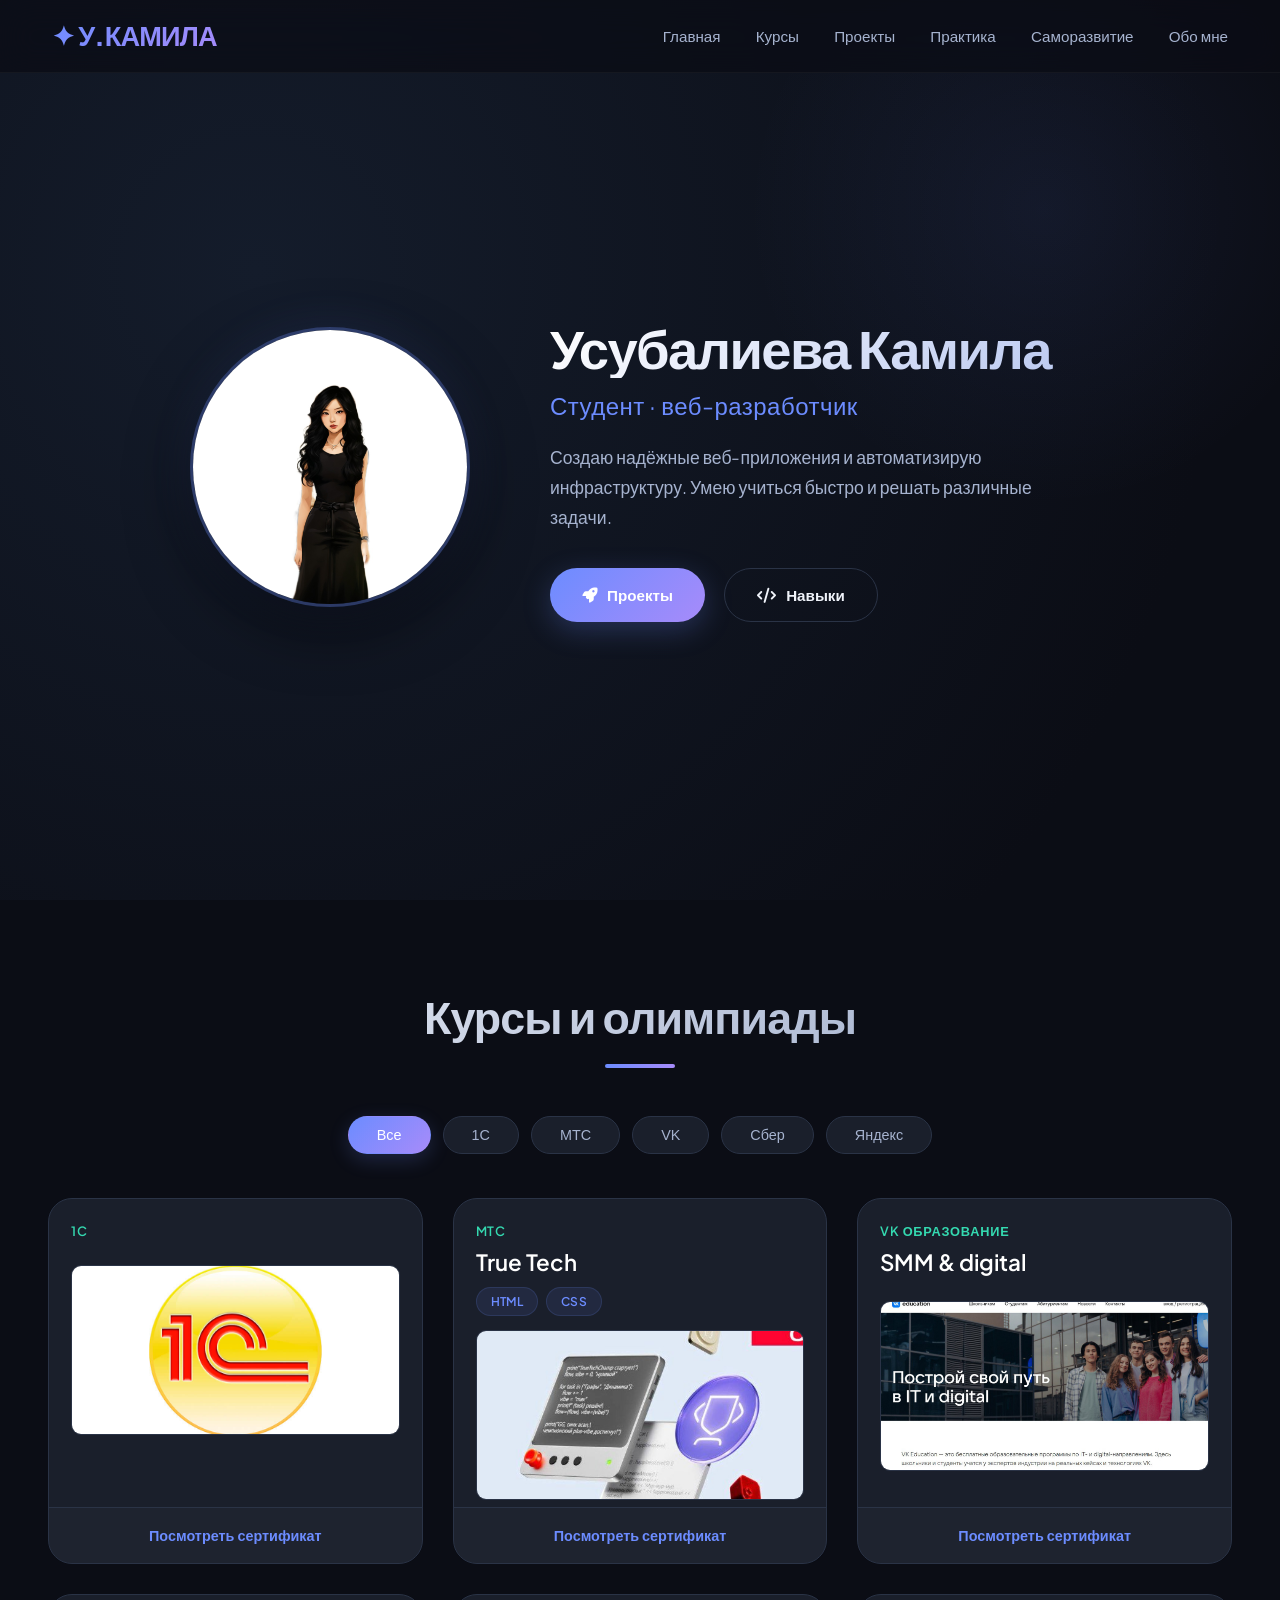
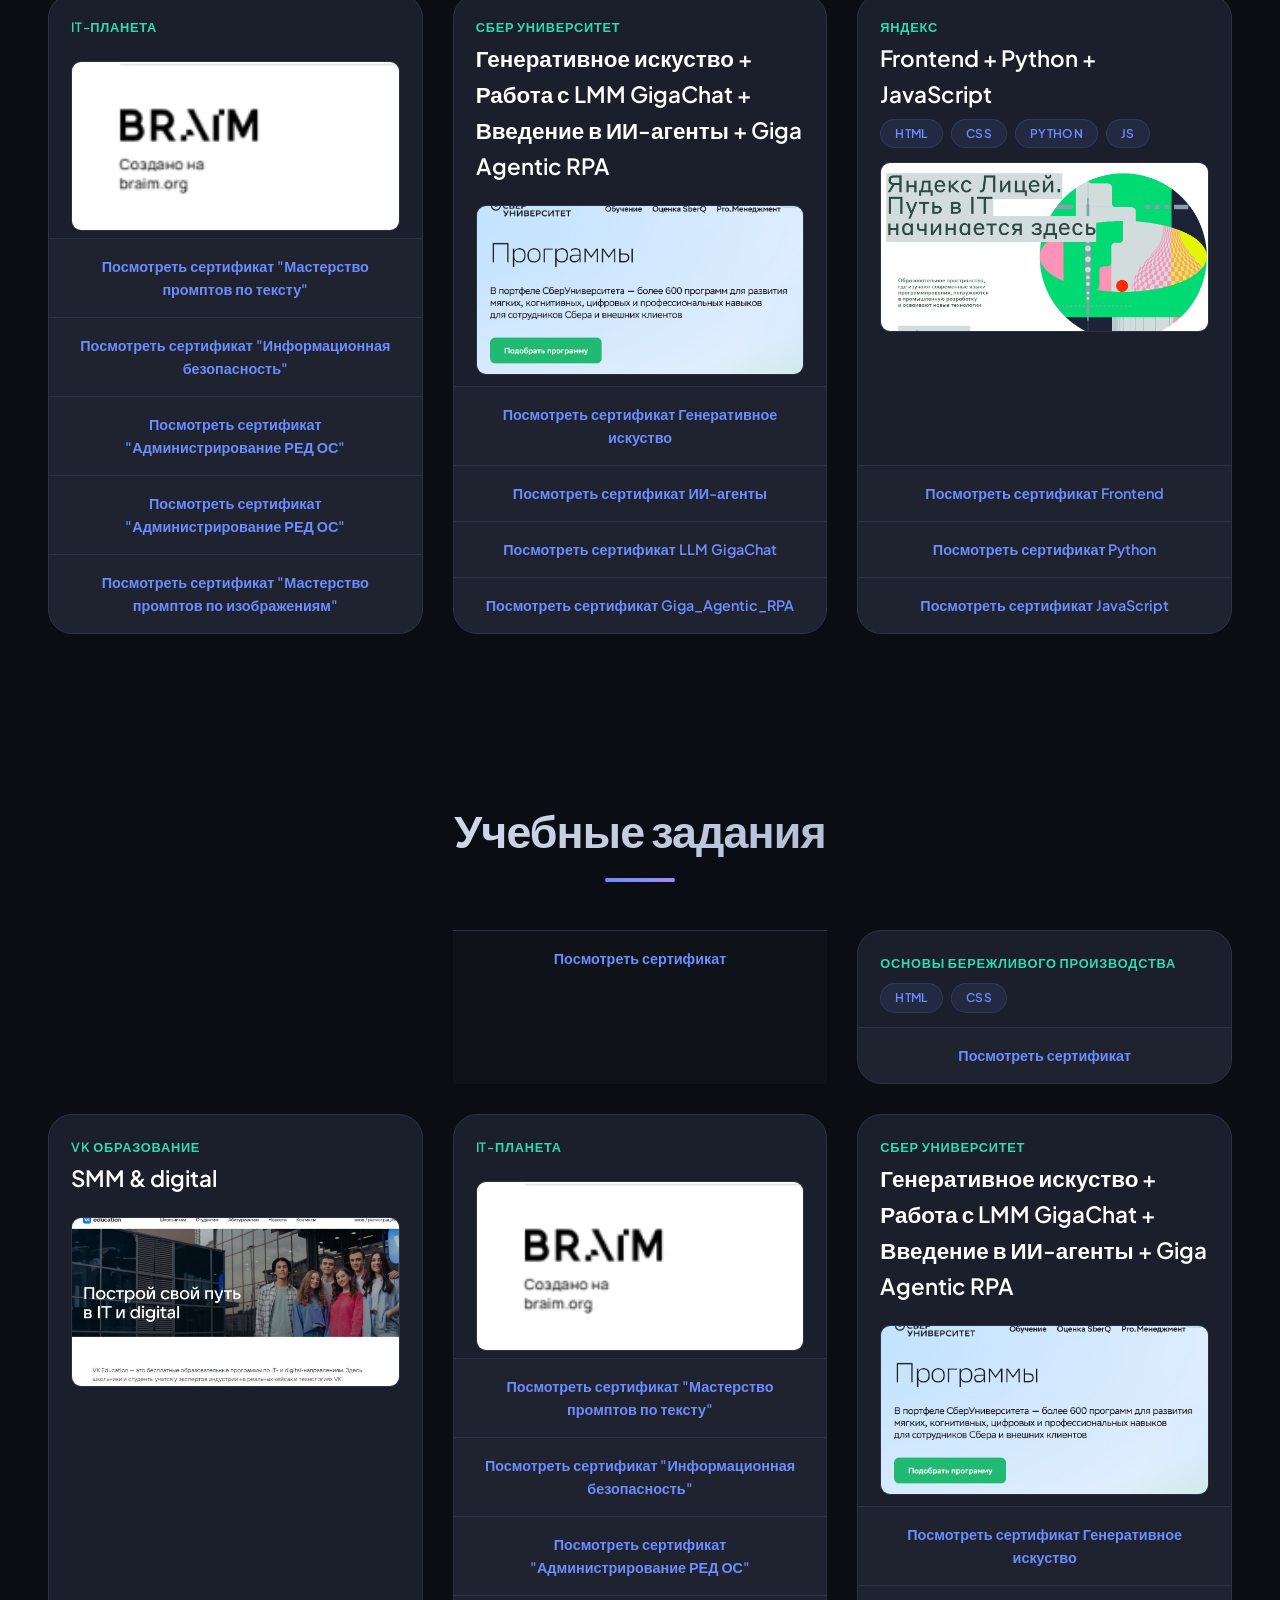
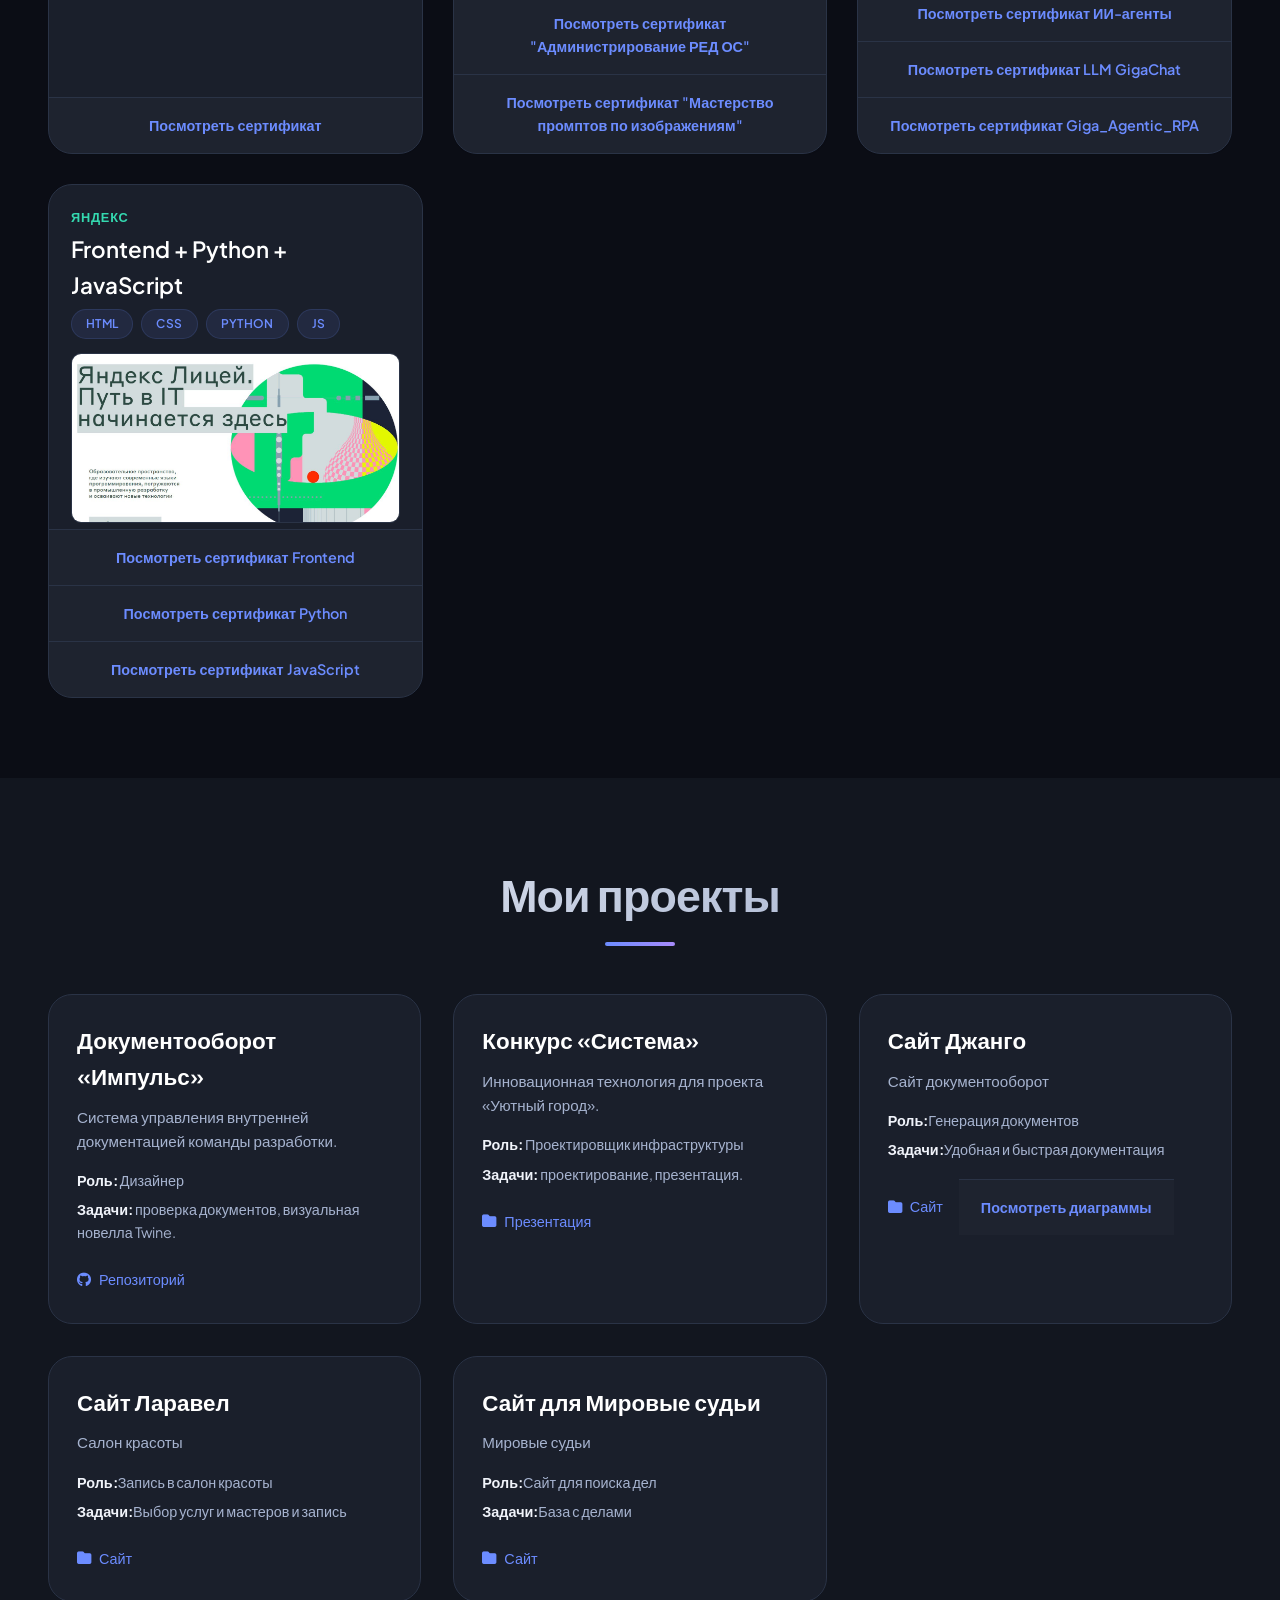
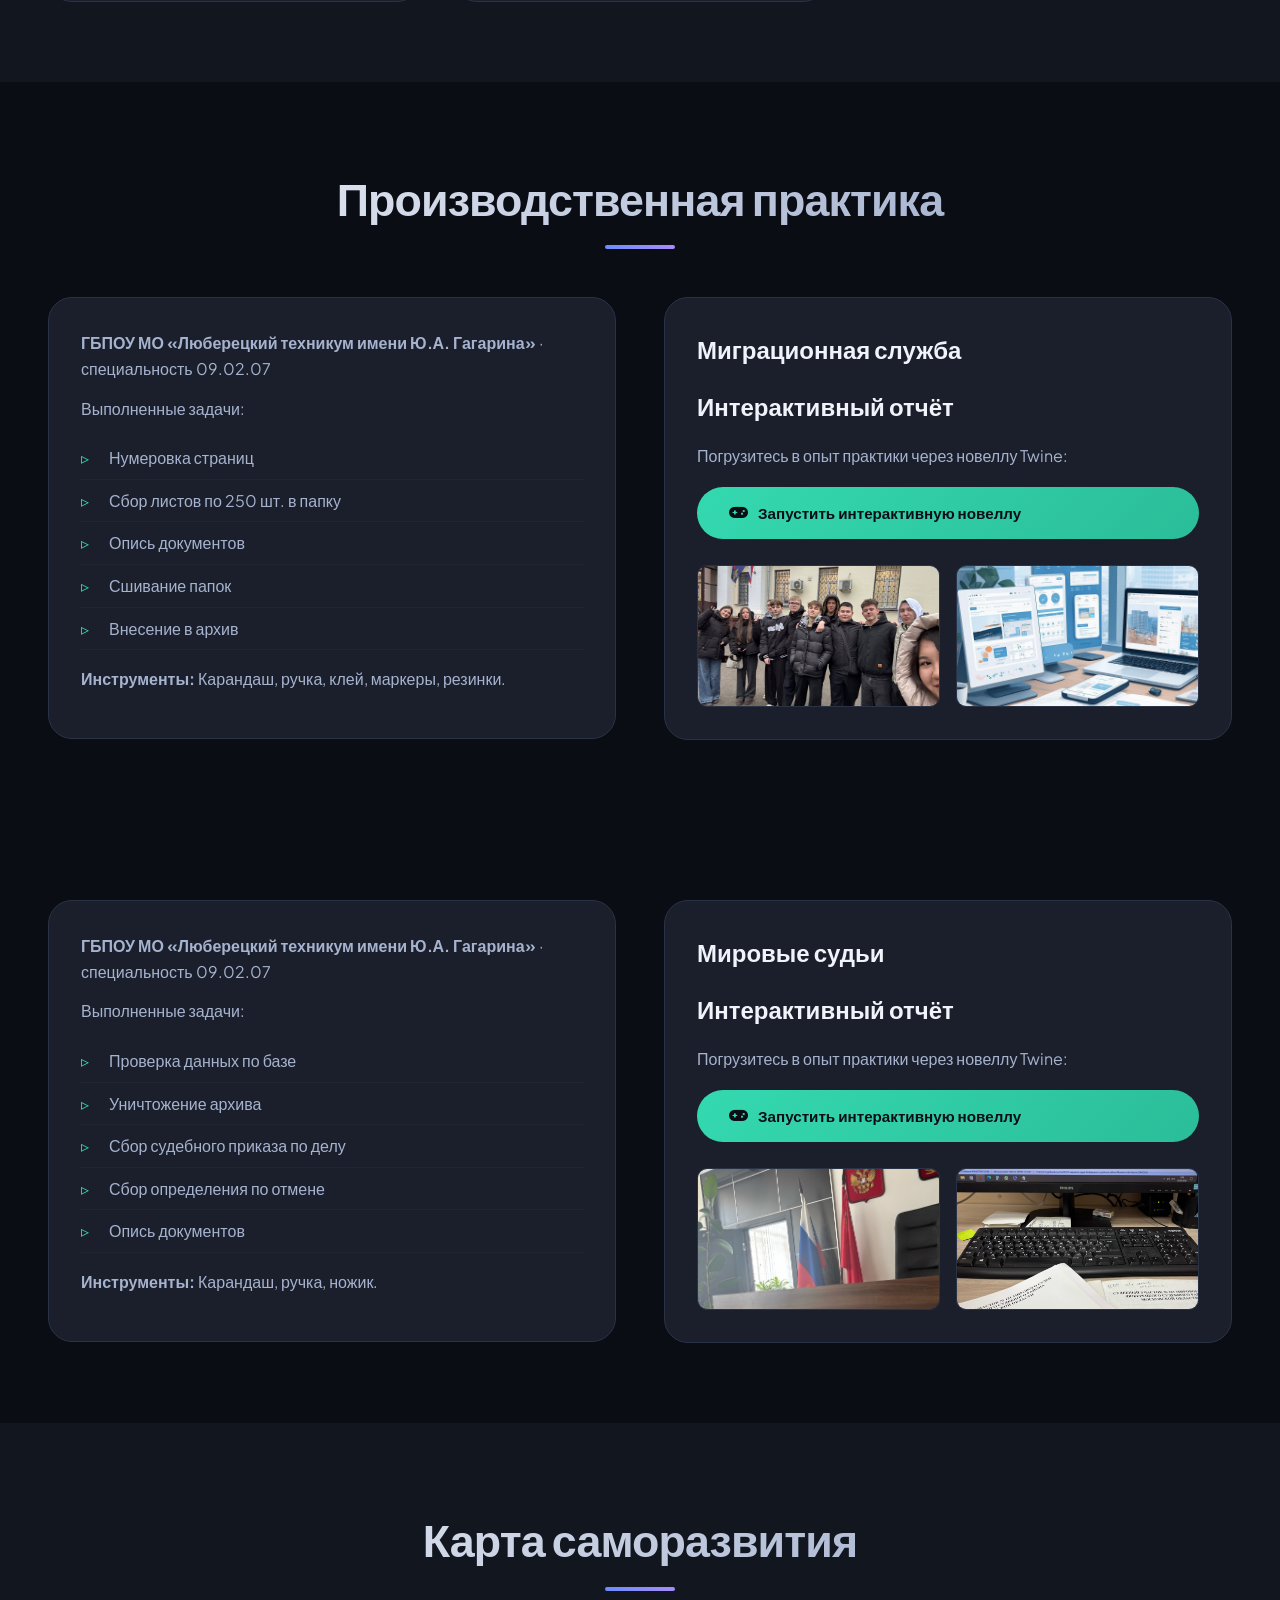
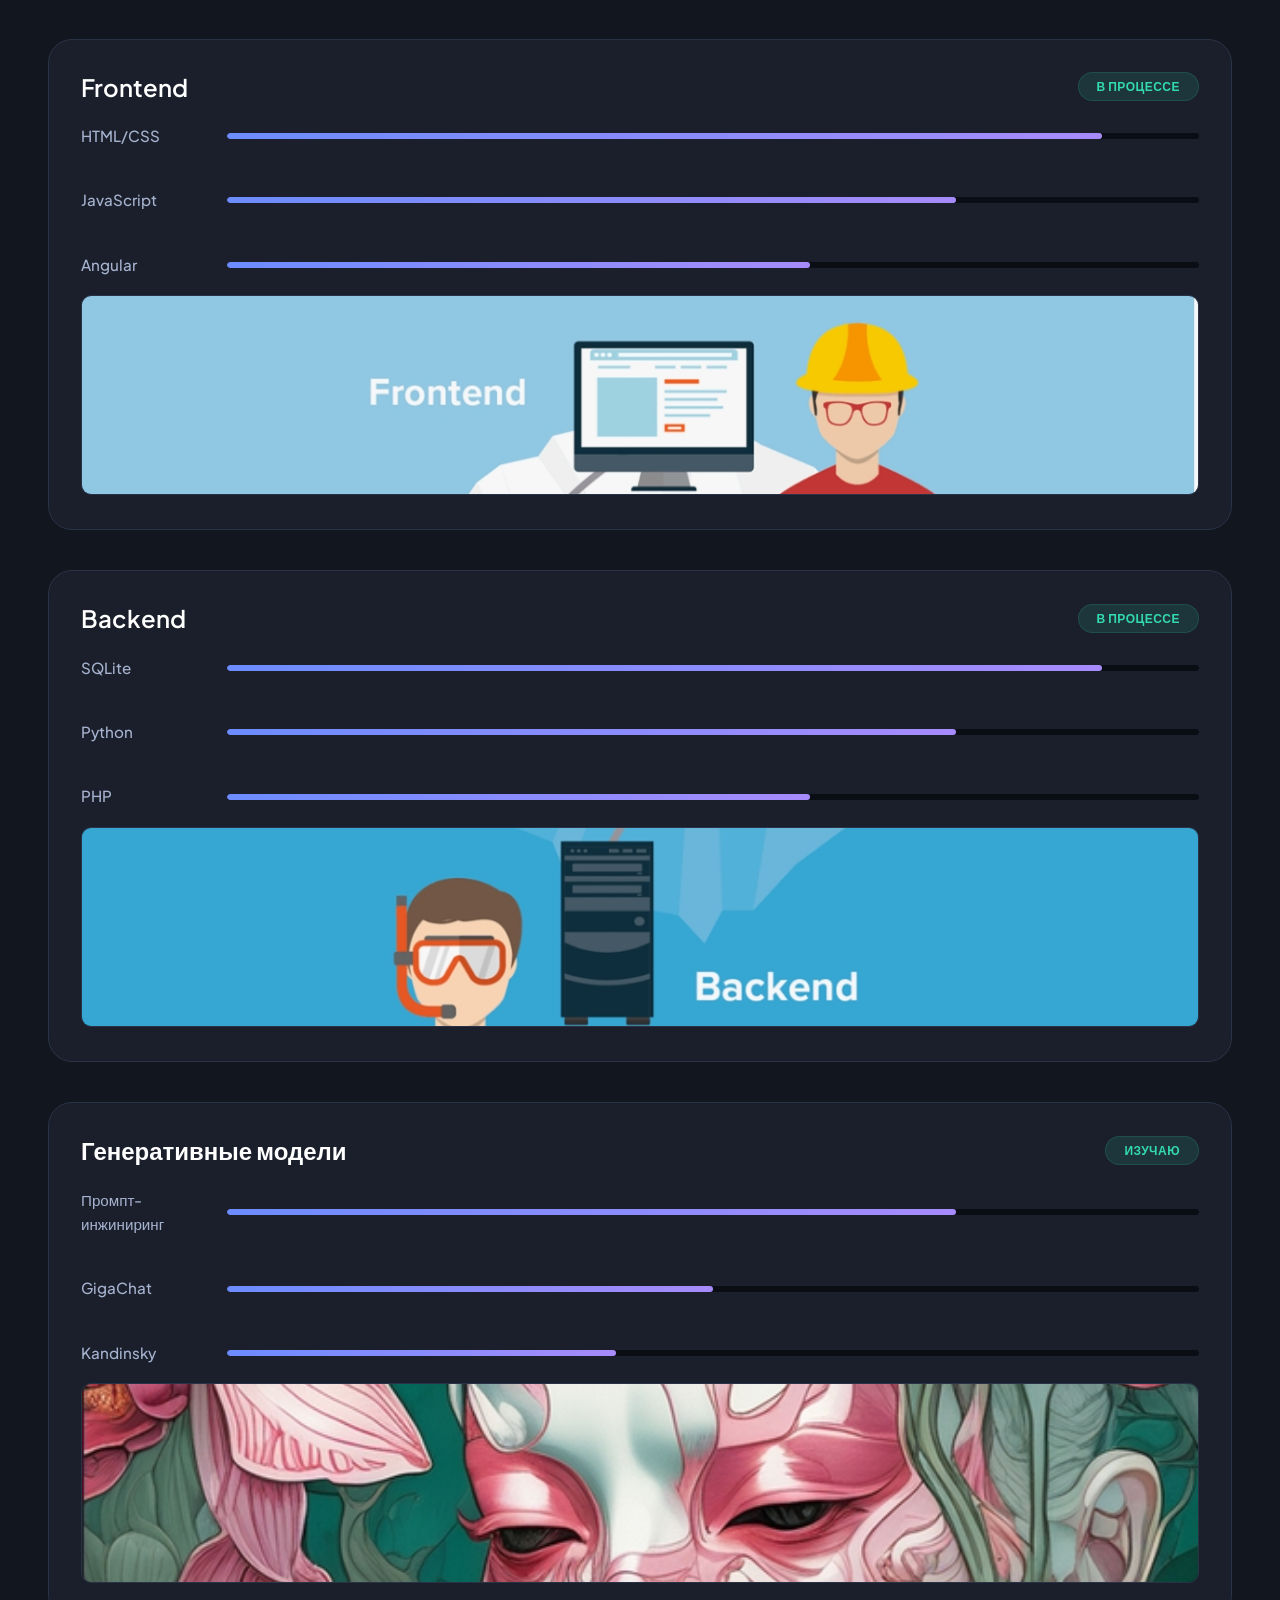
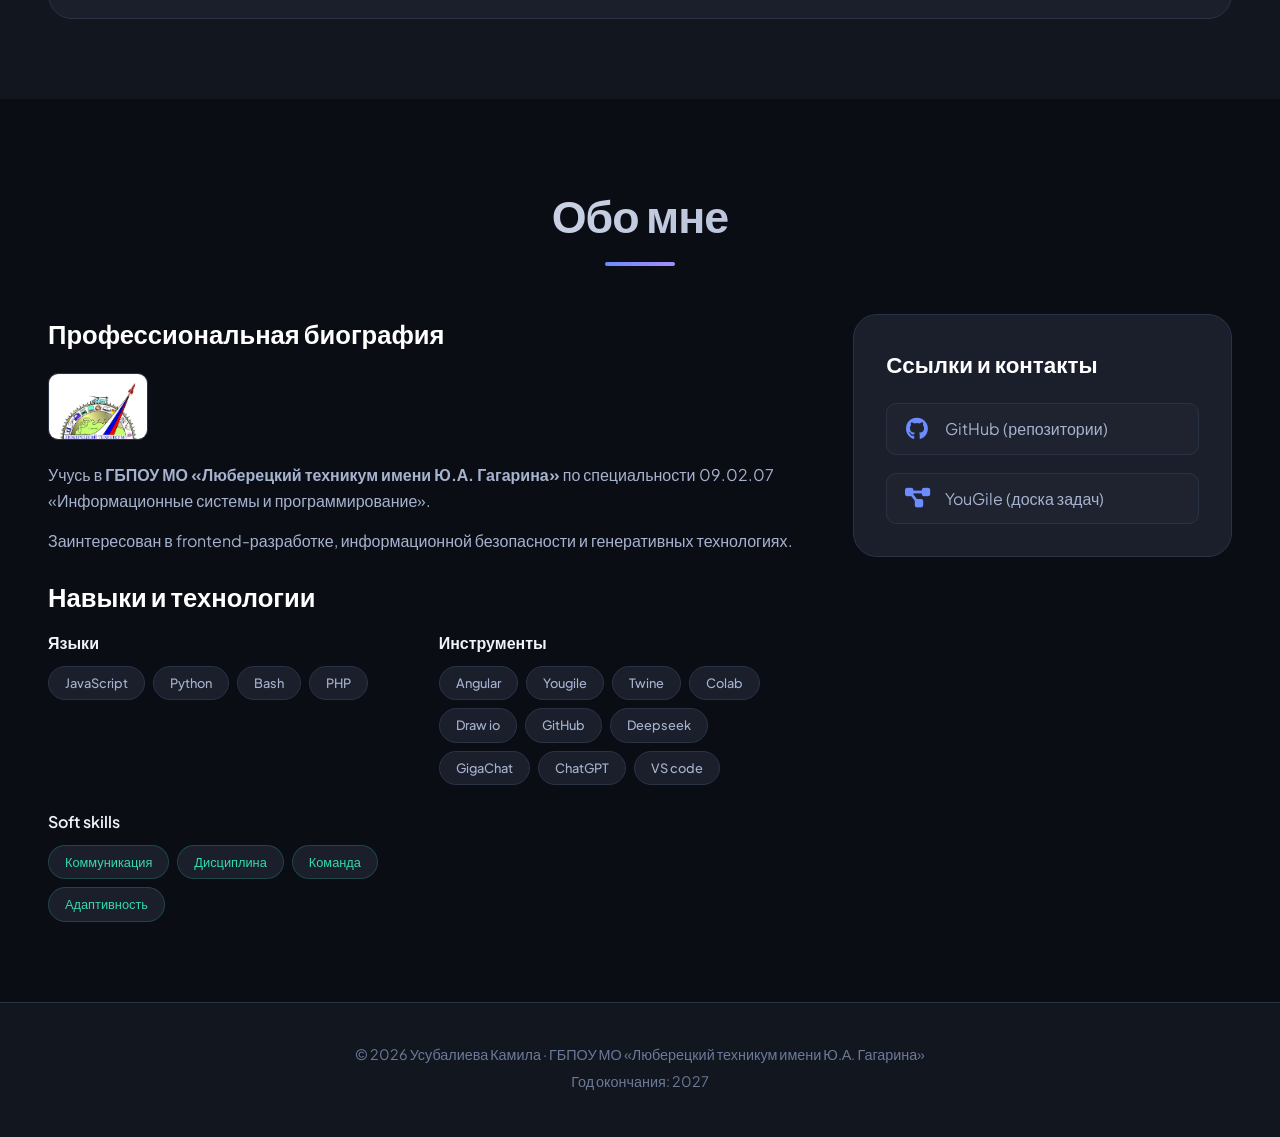
<file: index.html>
<!DOCTYPE html>
<html lang="ru">
<head>
    <meta charset="UTF-8">
    <meta name="viewport" content="width=device-width, initial-scale=1.0">
    <title>Камила Усубалиева · dev portfolio</title>
    <link rel="stylesheet" href="style.css">
    <link rel="stylesheet" href="https://cdnjs.cloudflare.com/ajax/libs/font-awesome/6.4.0/css/all.min.css">
    <link rel="preconnect" href="https://fonts.googleapis.com">
    <link rel="preconnect" href="https://fonts.gstatic.com" crossorigin>
    <link href="https://fonts.googleapis.com/css2?family=Plus+Jakarta+Sans:wght@300;400;500;600;700;800&display=swap" rel="stylesheet">
</head>
<body>

    <!-- NAVBAR -->
    <nav class="navbar">
        <div class="nav-container">
            <a href="#home" class="nav-logo">✦ У.КАМИЛА</a>
            <div class="nav-menu" id="navMenu">
                <a href="#home" class="nav-link">Главная</a>
                <a href="#courses" class="nav-link">Курсы</a>
                <a href="#projects" class="nav-link">Проекты</a>
                <a href="#practice" class="nav-link">Практика</a>
                <a href="#selfdev" class="nav-link">Саморазвитие</a>
                <a href="#about" class="nav-link">Обо мне</a>
            </div>
            <button class="nav-toggle" id="navToggle">
                <i class="fas fa-bars"></i>
            </button>
        </div>
    </nav>

    <!-- HERO -->
    <header id="home" class="hero">
        <div class="container hero-container">
            <div class="hero-image">
                <img src="images/avatar.jpg" alt="Камила Усубалиева" class="profile-photo">
            </div>
            <div class="hero-content">
                <h1 class="hero-name">Усубалиева Камила</h1>
                <h2 class="hero-title">Студент · веб-разработчик</h2>
                <p class="hero-pitch">Создаю надёжные веб-приложения и автоматизирую инфраструктуру. Умею учиться быстро и решать различные задачи.</p>
                <div class="hero-actions">
                    <a href="#projects" class="btn btn-primary"><i class="fas fa-rocket"></i> Проекты</a>
                    <a href="#skills" class="btn btn-secondary"><i class="fas fa-code"></i> Навыки</a>
                </div>
            </div>
        </div>
    </header>

    <main>
        <!-- КУРСЫ -->
        <section id="courses" class="section">
            <div class="container">
                <h2 class="section-title">Курсы и олимпиады</h2>
                <div class="filter-buttons">
                    <button class="filter-btn active" data-filter="all">Все</button>
                    <button class="filter-btn" data-filter="1C">1C</button>
                    <button class="filter-btn" data-filter="vk">MTC</button>
                    <button class="filter-btn" data-filter="future">VK</button>
                    <button class="filter-btn" data-filter="sber">Сбер</button>
                    <button class="filter-btn" data-filter="yandex">Яндекс</button>
                </div>
                <div class="courses-grid" id="coursesGrid">
                    <!-- карточка 1 (1C) -->
                    <div class="course-card" data-category="1C">
                        <div class="course-header">
                            <div class="course-platform">1C</div>
                            <h3 class="course-title"></h3>
                        </div>
                        <div class="course-skills"></div>
                        <div class="course-certificate">
                            <img src="images/1c.jpg" alt="Сертификат VK" class="certificate-img">
                        </div>
                        <a href="images/c1.jpg" class="course-link">Посмотреть сертификат</a>
                    </div>
                    
                    <!-- карточка 2 (MTC) -->
                    <div class="course-card" data-category="vk">
                        <div class="course-header">
                            <div class="course-platform">MTC</div>
                            <h3 class="course-title">True Tech</h3>
                        </div>
                        <div class="course-skills">
                            <span class="skill-tag">HTML</span>
                            <span class="skill-tag">CSS</span>
                        </div>
                        <div class="course-certificate">
                            <img src="images/mtc.jpg" alt="Сертификат MTC" class="certificate-img">
                        </div>
                        <a href="images/true.jpg" class="course-link">Посмотреть сертификат</a>
                    </div>
                    <!-- карточка 3 (VK) -->
                    <div class="course-card" data-category="future">
                        <div class="course-header">
                            <div class="course-platform">VK Образование</div>
                            <h3 class="course-title">SMM & digital</h3>
                        </div>
                        <div class="course-skills"></div>
                        <div class="course-certificate">
                            <img src="images/wk.jpg" alt="Сертификат VK" class="certificate-img">
                        </div>
                        <a href="images/smm.jpg" class="course-link">Посмотреть сертификат</a>
                    </div>
                    <!-- карточка 4 (IT-Планета) -->
                    <div class="course-card" data-category="1C">
                        <div class="course-header">
                            <div class="course-platform">IT-Планета</div>
                            <h3 class="course-title"></h3>
                        </div>
                        <div class="course-skills"></div>
                        <div class="course-certificate">
                            <img src="images/braim.jpg" alt="Сертификат VK" class="certificate-img">
                        </div>
                        <a href="images/master.jpg" class="course-link">Посмотреть сертификат "Мастерство промптов по тексту"</a>
                        <a href="images/ibez.jpg" class="course-link">Посмотреть сертификат "Информационная безопасность"</a>
                        <a href="images/red1.jpg" class="course-link">Посмотреть сертификат "Администрирование РЕД ОС"</a>
                        <a href="images/red2.jpg" class="course-link">Посмотреть сертификат "Администрирование РЕД ОС"</a>
                        <a href="images/izobra.jpg" class="course-link">Посмотреть сертификат "Мастерство промптов по изображениям"</a>
                    </div>
                    <!-- карточка 5 (Сбер) -->
                    <div class="course-card" data-category="sber">
                        <div class="course-header">
                            <div class="course-platform">Сбер Университет</div>
                            <h3 class="course-title">Генеративное искуство + Работа с LMM GigaChat + Введение в ИИ-агенты + Giga Agentic RPA</h3>
                        </div>
                        <div class="course-skills"></div>
                        <div class="course-certificate">
                            <img src="images/sber.jpg" alt="Сертификат VK" class="certificate-img">
                        </div>
                        <a href="images/gen.png" class="course-link">Посмотреть сертификат Генеративное искуство</a>
                        <a href="images/iia.png" class="course-link">Посмотреть сертификат ИИ-агенты</a>
                        <a href="images/LLM.png" class="course-link">Посмотреть сертификат LLM GigaChat</a>
                        <a href="images/Giga_Agentic_RPA.jpg" class="course-link">Посмотреть сертификат Giga_Agentic_RPA</a>
                    </div>
                    <!-- карточка 6 (Яндекс) -->
                    <div class="course-card" data-category="yandex">
                        <div class="course-header">
                            <div class="course-platform">Яндекс</div>
                            <h3 class="course-title">Frontend + Python + JavaScript</h3>
                        </div>
                        <div class="course-skills">
                            <span class="skill-tag">html</span>
                            <span class="skill-tag">css</span>
                            <span class="skill-tag">python</span>
                            <span class="skill-tag">js</span>
                        </div>
                        <div class="course-certificate">
                            <img src="images/yandex.jpg" alt="Сертификат Яндекс" class="certificate-img">
                        </div>
                        <a href="images/front.jpg" class="course-link">Посмотреть сертификат Frontend</a>
                        <a href="images/python.jpg" class="course-link">Посмотреть сертификат Python</a>
                        <a href="images/js.jpg" class="course-link">Посмотреть сертификат JavaScript</a>
                    </div>
                </div>
            </div>
        </section>
        <!--Задания -->
        <section id="courses" class="section">
            <div class="container">
                <h2 class="section-title">Учебные задания</h2>
            
                <div class="courses-grid" id="coursesGrid">
                    <!-- Численные методы -->
                        <div class="course-skills"></div>
                        <a href="https://drive.google.com/drive/folders/1-8eu3-k9-wqsIekLa9tQi7Gioxajko4i?usp=sharing" class="course-link">Посмотреть сертификат</a>
            
                    
                    <!--Основы бережливого производтства -->
                    <div class="course-card" data-category="vk">
                        <div class="course-header">
                            <div class="course-platform">Основы бережливого производства</div>
                            <h3 class="course-title"></h3>
                        </div>
                        <div class="course-skills">
                            <span class="skill-tag">HTML</span>
                            <span class="skill-tag">CSS</span>
                        </div>
                        <a href="https://docs.google.com/document/d/1b5IhcTLZaQVDLTOJ-OoEpXLN6XZLSdpBCA1tuatYsvo/edit?usp=sharing" class="course-link">Посмотреть сертификат</a>
                    </div>
                    <!-- карточка 3 (VK) -->
                    <div class="course-card" data-category="future">
                        <div class="course-header">
                            <div class="course-platform">VK Образование</div>
                            <h3 class="course-title">SMM & digital</h3>
                        </div>
                        <div class="course-skills"></div>
                        <div class="course-certificate">
                            <img src="images/wk.jpg" alt="Сертификат VK" class="certificate-img">
                        </div>
                        <a href="images/smm.jpg" class="course-link">Посмотреть сертификат</a>
                    </div>
                    <!-- карточка 4 (IT-Планета) -->
                    <div class="course-card" data-category="1C">
                        <div class="course-header">
                            <div class="course-platform">IT-Планета</div>
                            <h3 class="course-title"></h3>
                        </div>
                        <div class="course-skills"></div>
                        <div class="course-certificate">
                            <img src="images/braim.jpg" alt="Сертификат VK" class="certificate-img">
                        </div>
                        <a href="images/master.jpg" class="course-link">Посмотреть сертификат "Мастерство промптов по тексту"</a>
                        <a href="images/ibez.jpg" class="course-link">Посмотреть сертификат "Информационная безопасность"</a>
                        <a href="images/red1.jpg" class="course-link">Посмотреть сертификат "Администрирование РЕД ОС"</a>
                        <a href="images/red2.jpg" class="course-link">Посмотреть сертификат "Администрирование РЕД ОС"</a>
                        <a href="images/izobra.jpg" class="course-link">Посмотреть сертификат "Мастерство промптов по изображениям"</a>
                    </div>
                    <!-- карточка 5 (Сбер) -->
                    <div class="course-card" data-category="sber">
                        <div class="course-header">
                            <div class="course-platform">Сбер Университет</div>
                            <h3 class="course-title">Генеративное искуство + Работа с LMM GigaChat + Введение в ИИ-агенты + Giga Agentic RPA</h3>
                        </div>
                        <div class="course-skills"></div>
                        <div class="course-certificate">
                            <img src="images/sber.jpg" alt="Сертификат VK" class="certificate-img">
                        </div>
                        <a href="images/gen.png" class="course-link">Посмотреть сертификат Генеративное искуство</a>
                        <a href="images/iia.png" class="course-link">Посмотреть сертификат ИИ-агенты</a>
                        <a href="images/LLM.png" class="course-link">Посмотреть сертификат LLM GigaChat</a>
                        <a href="images/Giga_Agentic_RPA.jpg" class="course-link">Посмотреть сертификат Giga_Agentic_RPA</a>
                    </div>
                    <!-- карточка 6 (Яндекс) -->
                    <div class="course-card" data-category="yandex">
                        <div class="course-header">
                            <div class="course-platform">Яндекс</div>
                            <h3 class="course-title">Frontend + Python + JavaScript</h3>
                        </div>
                        <div class="course-skills">
                            <span class="skill-tag">html</span>
                            <span class="skill-tag">css</span>
                            <span class="skill-tag">python</span>
                            <span class="skill-tag">js</span>
                        </div>
                        <div class="course-certificate">
                            <img src="images/yandex.jpg" alt="Сертификат Яндекс" class="certificate-img">
                        </div>
                        <a href="images/front.jpg" class="course-link">Посмотреть сертификат Frontend</a>
                        <a href="images/python.jpg" class="course-link">Посмотреть сертификат Python</a>
                        <a href="images/js.jpg" class="course-link">Посмотреть сертификат JavaScript</a>
                    </div>
                </div>
            </div>
        </section>

        <!-- ПРОЕКТЫ -->
        <section id="projects" class="section section-dark">
            <div class="container">
                <h2 class="section-title">Мои проекты</h2>
                <div class="projects-grid">
                    <div class="project-card">
                        <h3 class="project-title">Документооборот «Импульс»</h3>
                        <p class="project-description">Система управления внутренней документацией команды разработки.</p>
                        <div class="project-role"><strong>Роль:</strong> Дизайнер</div>
                        <div class="project-tasks"><strong>Задачи:</strong> проверка документов, визуальная новелла Twine.</div>
                        <div class="project-links">
                            <a href="https://kamila2030.github.io/impuls/implus.html" class="project-link"><i class="fab fa-github"></i> Репозиторий</a>
                        </div>
                    </div>
                    <div class="project-card">
                        <h3 class="project-title">Конкурс «Система»</h3>
                        <p class="project-description">Инновационная технология для проекта «Уютный город».</p>
                        <div class="project-role"><strong>Роль:</strong> Проектировщик инфраструктуры</div>
                        <div class="project-tasks"><strong>Задачи:</strong> проектирование, презентация.</div>
                        <div class="project-links">
                            <a href="https://docs.google.com/presentation/d/1QKPgJk8iY_Zid5pcQVC4MVof0ELL9iebvcjxNdbjKVE/edit?usp=sharing" class="project-link"><i class="fas fa-folder"></i> Презентация</a>
                        </div>
                    </div>
                    <div class="project-card">
                        <h3 class="project-title">Сайт Джанго</h3>
                        <p class="project-description">Сайт документооборот</p>
                        <div class="project-role"><strong>Роль:</strong>Генерация документов</div>
                        <div class="project-tasks"><strong>Задачи:</strong>Удобная и быстрая документация</div>
                        <div class="project-links">
                            <a href="#" class="project-link"><i class="fas fa-folder"></i>Сайт</a>
                            <a href="https://drive.google.com/file/d/1EkFTfHulugTIs2_9W9flRPn7RUFiRRHC/view?usp=sharing" class="course-link">Посмотреть диаграммы</a>
                        </div>
                    </div>
                    <div class="project-card">
                        <h3 class="project-title">Сайт Ларавел</h3>
                        <p class="project-description">Салон красоты</p>
                        <div class="project-role"><strong>Роль:</strong>Запись в салон красоты</div>
                        <div class="project-tasks"><strong>Задачи:</strong>Выбор услуг и мастеров и запись</div>
                        <div class="project-links">
                            <a href="#" class="project-link"><i class="fas fa-folder"></i>Сайт</a>
                        </div>
                    </div>
                    <div class="project-card">
                        <h3 class="project-title">Сайт для Мировые судьи</h3>
                        <p class="project-description">Мировые судьи</p>
                        <div class="project-role"><strong>Роль:</strong>Сайт для поиска дел</div>
                        <div class="project-tasks"><strong>Задачи:</strong>База с делами</div>
                        <div class="project-links">
                            <a href="#" class="project-link"><i class="fas fa-folder"></i>Сайт</a>
                        </div>
                    </div>
                </div>
            </div>
        </section>

        <!-- ПРАКТИКА -->
        <section id="practice" class="section">
            <div class="container">
                <h2 class="section-title">Производственная практика</h2>
                <div class="practice-content">
                    <div class="practice-text">
                        <p><strong>ГБПОУ МО «Люберецкий техникум имени Ю.А. Гагарина»</strong> · специальность 09.02.07</p>
                        <p>Выполненные задачи:</p>
                        <ul class="practice-list">
                            <li>Нумеровка страниц</li>
                            <li>Сбор листов по 250 шт. в папку</li>
                            <li>Опись документов</li>
                            <li>Сшивание папок</li>
                            <li>Внесение в архив</li>
                        </ul>
                        <p><strong>Инструменты:</strong> Карандаш, ручка, клей, маркеры, резинки.</p>
                    </div>
                    <div class="practice-interactive">
                        <h1>Миграционная служба</h1>
                        <h3>Интерактивный отчёт</h3>
                        <p>Погрузитесь в опыт практики через новеллу Twine:</p>
                        <a href="https://kamila2030.github.io/fotki/Praktika.html" class="btn btn-twinе"><i class="fas fa-gamepad"></i> Запустить интерактивную новеллу</a>
                        <div class="practice-images">
                            <div class="practice-img-container">
                                <img src="images/PP.jpg" alt="Практика фото 1">
                            </div>
                            <div class="practice-img-container">
                                <img src="images/fr.jpg" alt="Практика фото 2">
                            </div>
                        </div>
                    </div>
                </div>
            </div>
        </section>
        <section id="practice" class="section">
            <div class="container">
                <div class="practice-content">
                    <div class="practice-text">
                        <p><strong>ГБПОУ МО «Люберецкий техникум имени Ю.А. Гагарина»</strong> · специальность 09.02.07</p>
                        <p>Выполненные задачи:</p>
                        <ul class="practice-list">
                            <li>Проверка данных по базе</li>
                            <li>Уничтожение архива</li>
                            <li>Сбор судебного приказа по делу</li>
                            <li>Сбор определения по отмене</li>
                            <li>Опись документов</li>
                        </ul>
                        <p><strong>Инструменты:</strong> Карандаш, ручка, ножик.</p>
                    </div>
                    <div class="practice-interactive">
                        <h1>Мировые судьи</h1>
                        <h3>Интерактивный отчёт</h3>
                        <p>Погрузитесь в опыт практики через новеллу Twine:</p>
                        <a href="#" class="btn btn-twinе"><i class="fas fa-gamepad"></i> Запустить интерактивную новеллу</a>
                        <div class="practice-images">
                            <div class="practice-img-container">
                                <img src="images/mir.jpg" alt="Практика фото 1">
                            </div>
                            <div class="practice-img-container">
                                <img src="images/sud.jpg" alt="Практика фото 2">
                            </div>
                        </div>
                    </div>
                </div>
            </div>
        </section>

        <!-- САМОРАЗВИТИЕ -->
        <section id="selfdev" class="section section-dark">
            <div class="container">
                <h2 class="section-title">Карта саморазвития</h2>
                <div class="roadmap">
                    <div class="roadmap-branch">
                        <div class="branch-header">
                            <h3 class="branch-title">Frontend</h3>
                            <span class="branch-status">В процессе</span>
                        </div>
                        <div class="branch-skills">
                            <div class="skill-item"><span class="skill-name">HTML/CSS</span><div class="skill-level"><div class="level-bar" style="width:90%"></div></div></div>
                            <div class="skill-item"><span class="skill-name">JavaScript</span><div class="skill-level"><div class="level-bar" style="width:75%"></div></div></div>
                            <div class="skill-item"><span class="skill-name">Angular</span><div class="skill-level"><div class="level-bar" style="width:60%"></div></div></div>
                        </div>
                        <img src="images/frontend.jpg" alt="frontend">
                    </div>
                    <div class="roadmap">
                    <div class="roadmap-branch">
                        <div class="branch-header">
                            <h3 class="branch-title">Backend</h3>
                            <span class="branch-status">В процессе</span>
                        </div>
                        <div class="branch-skills">
                            <div class="skill-item"><span class="skill-name">SQLite</span><div class="skill-level"><div class="level-bar" style="width:90%"></div></div></div>
                            <div class="skill-item"><span class="skill-name">Python</span><div class="skill-level"><div class="level-bar" style="width:75%"></div></div></div>
                            <div class="skill-item"><span class="skill-name">PHP</span><div class="skill-level"><div class="level-bar" style="width:60%"></div></div></div>
                        </div>
                        <img src="images/backend.jpg" alt="frontend">
                    </div>
                    <div class="roadmap-branch">
                        <div class="branch-header">
                            <h3 class="branch-title">Генеративные модели</h3>
                            <span class="branch-status">Изучаю</span>
                        </div>
                        <div class="branch-skills">
                            <div class="skill-item"><span class="skill-name">Промпт-инжиниринг</span><div class="skill-level"><div class="level-bar" style="width:75%"></div></div></div>
                            <div class="skill-item"><span class="skill-name">GigaChat</span><div class="skill-level"><div class="level-bar" style="width:50%"></div></div></div>
                            <div class="skill-item"><span class="skill-name">Kandinsky</span><div class="skill-level"><div class="level-bar" style="width:40%"></div></div></div>
                        </div>
                        <img src="images/nei.jpg" alt="gen">
                    </div>
                </div>
            </div>
        </section>

        <!-- ОБО МНЕ -->
        <section id="about" class="section">
            <div class="container">
                <h2 class="section-title">Обо мне</h2>
                <div class="about-content">
                    <div class="about-text">
                        <h3>Профессиональная биография</h3>
                        <img src="images/logo.jpg" alt="logo" width="100" height="auto">
                        <p>Учусь в <strong>ГБПОУ МО «Люберецкий техникум имени Ю.А. Гагарина»</strong> по специальности 09.02.07 «Информационные системы и программирование».</p>
                        <p>Заинтересован в frontend-разработке, информационной безопасности и генеративных технологиях.</p>
                        <h3 id="skills">Навыки и технологии</h3>
                        <div class="skills-categories">
                            <div class="skills-category">
                                <h4>Языки</h4>
                                <div class="skills-list">
                                    <span class="skill-badge">JavaScript</span>
                                    <span class="skill-badge">Python</span>
                                    <span class="skill-badge">Bash</span>
                                    <span class="skill-badge">PHP</span>
                                </div>
                            </div>
                            <div class="skills-category">
                                <h4>Инструменты</h4>
                                <div class="skills-list">
                                    <span class="skill-badge">Angular</span>
                                    <span class="skill-badge">Yougile</span>
                                    <span class="skill-badge">Twine</span>
                                    <span class="skill-badge">Colab</span>
                                    <span class="skill-badge">Draw io</span>
                                    <span class="skill-badge">GitHub</span>
                                    <span class="skill-badge">Deepseek</span>
                                    <span class="skill-badge">GigaChat</span>
                                    <span class="skill-badge">ChatGPT</span>
                                    <span class="skill-badge">VS code</span>
                                </div>
                            </div>
                            <div class="skills-category">
                                <h4>Soft skills</h4>
                                <div class="skills-list">
                                    <span class="skill-badge soft">Коммуникация</span>
                                    <span class="skill-badge soft">Дисциплина</span>
                                    <span class="skill-badge soft">Команда</span>
                                    <span class="skill-badge soft">Адаптивность</span>
                                </div>
                            </div>
                        </div>
                    </div>
                    <div class="about-links">
                        <h3>Ссылки и контакты</h3>
                        <div class="social-links">
                            <a href="https://github.com/kamila2030" class="social-link"><i class="fab fa-github"></i> <span>GitHub (репозитории)</span></a>
                            <a href="https://ru.yougile.com/board/y4ppt5nmy1fj" class="social-link"><i class="fas fa-project-diagram"></i> <span>YouGile (доска задач)</span></a>
                        </div>
                    </div>
                </div>
            </div>
        </section>
    </main>

    <!-- FOOTER -->
    <footer class="footer">
        <div class="container footer-content">
            <div class="footer-info">
                <p>© 2026 Усубалиева Камила · ГБПОУ МО «Люберецкий техникум имени Ю.А. Гагарина»</p>
                <p>Год окончания: 2027</p>
            </div>
        </div>
    </footer>

    
</body>
</html>
</file>
<file: style.css>
/* ----- ROOT (темная эстетика) ----- */
* {
    margin: 0;
    padding: 0;
    box-sizing: border-box;
}

:root {
    --bg-primary: #0b0d15;
    --bg-secondary: #12161f;
    --bg-card: #1a1f2b;
    --bg-card-hover: #232a3a;
    --border-subtle: #2a3346;
    --text-primary: #f0f3fa;
    --text-secondary: #a6b3cf;
    --text-muted: #6b7a99;
    --accent-1: #6c8cff;
    --accent-2: #a78bfa;
    --accent-3: #34d9b0;
    --glow-1: rgba(108, 140, 255, 0.25);
    --glow-2: rgba(167, 139, 250, 0.20);
    --radius-lg: 24px;
    --radius-md: 16px;
    --radius-sm: 10px;
    --transition: all 0.3s cubic-bezier(0.25, 0.46, 0.45, 0.94);
}

html {
    scroll-behavior: smooth;
}

body {
    font-family: 'Plus Jakarta Sans', sans-serif;
    background: var(--bg-primary);
    color: var(--text-primary);
    line-height: 1.6;
    overflow-x: hidden;
}

::selection {
    background: var(--accent-1);
    color: #fff;
}

.container {
    max-width: 1240px;
    margin: 0 auto;
    padding: 0 28px;
}

.section {
    padding: 80px 0;
    position: relative;
}

.section-dark {
    background: var(--bg-secondary);
}

.section-title {
    font-size: 2.8rem;
    font-weight: 700;
    letter-spacing: -0.02em;
    text-align: center;
    margin-bottom: 48px;
    background: linear-gradient(135deg, #f0f3fa 0%, #a6b3cf 80%);
    -webkit-background-clip: text;
    -webkit-text-fill-color: transparent;
    background-clip: text;
}

.section-title::after {
    content: '';
    display: block;
    width: 70px;
    height: 4px;
    margin: 12px auto 0;
    background: linear-gradient(90deg, var(--accent-1), var(--accent-2));
    border-radius: 4px;
}

/* ----- NAVBAR (стекло) ----- */
.navbar {
    position: fixed;
    top: 0;
    width: 100%;
    background: rgba(11, 13, 21, 0.75);
    backdrop-filter: blur(16px) saturate(1.3);
    border-bottom: 1px solid rgba(255, 255, 255, 0.04);
    z-index: 1000;
    transition: var(--transition);
}

.nav-container {
    display: flex;
    justify-content: space-between;
    align-items: center;
    padding: 0.9rem 2rem;
    max-width: 1240px;
    margin: 0 auto;
}

.nav-logo {
    font-size: 1.7rem;
    font-weight: 800;
    letter-spacing: -0.03em;
    background: linear-gradient(135deg, var(--accent-1), var(--accent-2));
    -webkit-background-clip: text;
    -webkit-text-fill-color: transparent;
    background-clip: text;
    text-decoration: none;
}

.nav-menu {
    display: flex;
    gap: 2.2rem;
    align-items: center;
}

.nav-link {
    color: var(--text-secondary);
    text-decoration: none;
    font-weight: 500;
    font-size: 0.95rem;
    transition: var(--transition);
    position: relative;
}

.nav-link:hover {
    color: #fff;
}

.nav-link::after {
    content: '';
    position: absolute;
    bottom: -6px;
    left: 0;
    width: 0;
    height: 2px;
    background: linear-gradient(90deg, var(--accent-1), var(--accent-2));
    transition: var(--transition);
    border-radius: 4px;
}

.nav-link:hover::after {
    width: 100%;
}

.nav-toggle {
    display: none;
    background: none;
    border: none;
    color: var(--text-primary);
    font-size: 1.6rem;
    cursor: pointer;
}

/* ----- HERO (3D-подобный) ----- */
.hero {
    min-height: 100vh;
    display: flex;
    align-items: center;
    padding: 120px 0 80px;
    background: radial-gradient(circle at 20% 30%, #141c2b, #0b0d15 80%);
    position: relative;
    overflow: hidden;
}

.hero::before {
    content: '';
    position: absolute;
    width: 600px;
    height: 600px;
    background: radial-gradient(circle, rgba(108, 140, 255, 0.08), transparent 70%);
    top: -10%;
    right: -5%;
    border-radius: 50%;
    pointer-events: none;
}

.hero-container {
    display: flex;
    align-items: center;
    gap: 5rem;
    position: relative;
    z-index: 2;
}

.hero-image {
    flex: 0 0 280px;
}

.profile-photo {
    width: 280px;
    height: 280px;
    border-radius: 50%;
    object-fit: cover;
    border: 3px solid rgba(108, 140, 255, 0.3);
    box-shadow: 0 20px 60px rgba(0, 0, 0, 0.6), 0 0 40px rgba(108, 140, 255, 0.15);
    transition: var(--transition);
}

.profile-photo:hover {
    transform: scale(1.02);
    border-color: var(--accent-1);
}

.hero-content {
    flex: 1;
}

.hero-name {
    font-size: 3.4rem;
    font-weight: 700;
    letter-spacing: -0.03em;
    line-height: 1.1;
    margin-bottom: 0.5rem;
    background: linear-gradient(135deg, #fff, #b8c7f0);
    -webkit-background-clip: text;
    -webkit-text-fill-color: transparent;
    background-clip: text;
}

.hero-title {
    font-size: 1.5rem;
    font-weight: 400;
    color: var(--accent-1);
    letter-spacing: 0.02em;
    margin-bottom: 1.2rem;
}

.hero-pitch {
    font-size: 1.1rem;
    color: var(--text-secondary);
    max-width: 540px;
    margin-bottom: 2.2rem;
    line-height: 1.7;
}

.hero-actions {
    display: flex;
    gap: 1.2rem;
    flex-wrap: wrap;
}

.btn {
    display: inline-flex;
    align-items: center;
    gap: 10px;
    padding: 14px 32px;
    border-radius: 60px;
    font-weight: 600;
    font-size: 0.95rem;
    text-decoration: none;
    transition: var(--transition);
    border: none;
    cursor: pointer;
}

.btn-primary {
    background: linear-gradient(135deg, var(--accent-1), var(--accent-2));
    color: #fff;
    box-shadow: 0 8px 28px rgba(108, 140, 255, 0.25);
}

.btn-primary:hover {
    transform: translateY(-4px);
    box-shadow: 0 14px 40px rgba(108, 140, 255, 0.35);
}

.btn-secondary {
    background: transparent;
    color: var(--text-primary);
    border: 1.5px solid var(--border-subtle);
}

.btn-secondary:hover {
    border-color: var(--accent-1);
    background: rgba(108, 140, 255, 0.06);
    transform: translateY(-4px);
}

.btn-twinе {
    background: linear-gradient(135deg, #34d9b0, #2bbd99);
    color: #0b0d15;
    font-weight: 700;
}

.btn-twinе:hover {
    transform: translateY(-4px);
    box-shadow: 0 10px 30px rgba(52, 217, 176, 0.3);
}

/* ----- FILTER (капсулы) ----- */
.filter-buttons {
    display: flex;
    justify-content: center;
    flex-wrap: wrap;
    gap: 12px;
    margin-bottom: 44px;
}

.filter-btn {
    padding: 10px 28px;
    background: var(--bg-card);
    color: var(--text-secondary);
    border: 1px solid var(--border-subtle);
    border-radius: 60px;
    font-weight: 500;
    font-size: 0.9rem;
    cursor: pointer;
    transition: var(--transition);
}

.filter-btn.active {
    background: linear-gradient(135deg, var(--accent-1), var(--accent-2));
    color: #fff;
    border-color: transparent;
    box-shadow: 0 6px 20px rgba(108, 140, 255, 0.2);
}

.filter-btn:hover:not(.active) {
    background: var(--bg-card-hover);
    color: #fff;
}

/* ----- CARDS (стекло-карточки) ----- */
.courses-grid {
    display: grid;
    grid-template-columns: repeat(auto-fill, minmax(280px, 1fr));
    gap: 30px;
}

.course-card {
    background: var(--bg-card);
    border-radius: var(--radius-lg);
    border: 1px solid var(--border-subtle);
    overflow: hidden;
    transition: var(--transition);
    display: flex;
    flex-direction: column;
    backdrop-filter: blur(2px);
}

.course-card:hover {
    transform: translateY(-10px);
    border-color: var(--accent-1);
    box-shadow: 0 20px 48px rgba(0, 0, 0, 0.5), 0 0 0 1px rgba(108, 140, 255, 0.1);
    background: var(--bg-card-hover);
}

.course-header {
    padding: 22px 22px 6px;
}

.course-platform {
    font-size: 0.8rem;
    font-weight: 600;
    text-transform: uppercase;
    letter-spacing: 0.06em;
    color: var(--accent-3);
    margin-bottom: 4px;
}

.course-title {
    font-size: 1.4rem;
    font-weight: 600;
    color: #fff;
}

.course-skills {
    padding: 0 22px 14px;
    display: flex;
    flex-wrap: wrap;
    gap: 8px;
}

.skill-tag {
    background: rgba(108, 140, 255, 0.1);
    color: var(--accent-1);
    padding: 4px 14px;
    border-radius: 40px;
    font-size: 0.75rem;
    font-weight: 600;
    text-transform: uppercase;
    letter-spacing: 0.03em;
    border: 1px solid rgba(108, 140, 255, 0.15);
}

.course-certificate {
    padding: 0 22px;
    flex: 1;
}

.certificate-img {
    width: 100%;
    height: 170px;
    object-fit: cover;
    border-radius: var(--radius-sm);
    border: 1px solid var(--border-subtle);
    transition: var(--transition);
    cursor: pointer;
}

.certificate-img:hover {
    opacity: 0.85;
    border-color: var(--accent-1);
}

.course-link {
    display: block;
    padding: 16px 22px;
    background: rgba(255, 255, 255, 0.02);
    color: var(--accent-1);
    text-decoration: none;
    text-align: center;
    font-weight: 600;
    font-size: 0.9rem;
    border-top: 1px solid var(--border-subtle);
    transition: var(--transition);
}

.course-link:hover {
    background: var(--accent-1);
    color: #0b0d15;
}

/* ----- PROJECTS ----- */
.projects-grid {
    display: grid;
    grid-template-columns: repeat(auto-fill, minmax(340px, 1fr));
    gap: 32px;
}

.project-card {
    background: var(--bg-card);
    border-radius: var(--radius-lg);
    border: 1px solid var(--border-subtle);
    padding: 28px 28px 24px;
    transition: var(--transition);
    backdrop-filter: blur(2px);
}

.project-card:hover {
    border-color: var(--accent-2);
    transform: translateY(-6px);
    box-shadow: 0 20px 40px rgba(0, 0, 0, 0.5);
    background: var(--bg-card-hover);
}

.project-title {
    font-size: 1.4rem;
    font-weight: 600;
    margin-bottom: 10px;
    color: #fff;
}

.project-description {
    color: var(--text-secondary);
    font-size: 0.95rem;
    margin-bottom: 16px;
}

.project-role, .project-tasks {
    font-size: 0.9rem;
    color: var(--text-secondary);
    margin-bottom: 6px;
}

.project-role strong, .project-tasks strong {
    color: var(--text-primary);
}

.project-links {
    margin-top: 18px;
    display: flex;
    gap: 16px;
    flex-wrap: wrap;
}

.project-link {
    display: inline-flex;
    align-items: center;
    gap: 8px;
    color: var(--accent-1);
    text-decoration: none;
    font-weight: 500;
    font-size: 0.9rem;
    transition: var(--transition);
    padding: 6px 0;
    border-bottom: 1px solid transparent;
}

.project-link:hover {
    color: #fff;
    border-bottom-color: var(--accent-1);
}

/* ----- PRACTICE ----- */
.practice-content {
    display: grid;
    grid-template-columns: 1fr 1fr;
    gap: 48px;
    align-items: start;
}

.practice-text {
    background: var(--bg-card);
    padding: 32px;
    border-radius: var(--radius-lg);
    border: 1px solid var(--border-subtle);
}

.practice-text p {
    color: var(--text-secondary);
    margin-bottom: 14px;
}

.practice-list {
    list-style: none;
    padding-left: 0;
    margin: 16px 0;
}

.practice-list li {
    padding: 8px 0 8px 28px;
    position: relative;
    color: var(--text-secondary);
    border-bottom: 1px solid rgba(255,255,255,0.03);
}

.practice-list li::before {
    content: '▹';
    position: absolute;
    left: 0;
    color: var(--accent-3);
}

.practice-interactive {
    background: var(--bg-card);
    padding: 32px;
    border-radius: var(--radius-lg);
    border: 1px solid var(--border-subtle);
    display: flex;
    flex-direction: column;
    gap: 18px;
}

.practice-interactive h3 {
    font-size: 1.5rem;
    font-weight: 600;
}

.practice-interactive p {
    color: var(--text-secondary);
}

.practice-images {
    display: grid;
    grid-template-columns: 1fr 1fr;
    gap: 16px;
    margin-top: 8px;
}

.practice-img-container {
    border-radius: var(--radius-sm);
    overflow: hidden;
    border: 1px solid var(--border-subtle);
}

.practice-img-container img {
    width: 100%;
    height: 140px;
    object-fit: cover;
    display: block;
    transition: var(--transition);
}

.practice-img-container img:hover {
    transform: scale(1.02);
}

/* ----- ROADMAP (саморазвитие) ----- */
.roadmap {
    display: flex;
    flex-direction: column;
    gap: 40px;
}

.roadmap-branch {
    background: var(--bg-card);
    border-radius: var(--radius-lg);
    padding: 28px 32px;
    border: 1px solid var(--border-subtle);
    transition: var(--transition);
}

.roadmap-branch:hover {
    border-color: var(--accent-1);
}

.branch-header {
    display: flex;
    justify-content: space-between;
    align-items: center;
    margin-bottom: 18px;
    flex-wrap: wrap;
}

.branch-title {
    font-size: 1.5rem;
    font-weight: 600;
    color: #fff;
}

.branch-status {
    background: rgba(52, 217, 176, 0.12);
    color: var(--accent-3);
    padding: 4px 18px;
    border-radius: 60px;
    font-size: 0.75rem;
    font-weight: 600;
    text-transform: uppercase;
    letter-spacing: 0.04em;
    border: 1px solid rgba(52, 217, 176, 0.15);
}

.branch-skills {
    display: flex;
    flex-direction: column;
    gap: 40px;
}

.skill-item {
    display: flex;
    align-items: center;
    gap: 16px;
    flex-wrap: wrap;
}

.skill-name {
    width: 130px;
    font-weight: 500;
    color: var(--text-secondary);
    font-size: 0.95rem;
}

.skill-level {
    flex: 1;
    height: 6px;
    background: var(--bg-primary);
    border-radius: 8px;
    overflow: hidden;
    min-width: 120px;
}

.level-bar {
    height: 100%;
    border-radius: 8px;
    background: linear-gradient(90deg, var(--accent-1), var(--accent-2));
    transition: width 0.8s ease;
}

.roadmap-branch img {
    margin-top: 18px;
    width: 100%;
    max-height: 200px;
    object-fit: cover;
    border-radius: var(--radius-sm);
    border: 1px solid var(--border-subtle);
}

/* ----- ABOUT ----- */
.about-content {
    display: grid;
    grid-template-columns: 2fr 1fr;
    gap: 48px;
}

.about-text h3 {
    font-size: 1.6rem;
    font-weight: 600;
    margin: 24px 0 12px;
    color: #fff;
}

.about-text h3:first-of-type {
    margin-top: 0;
}

.about-text p {
    color: var(--text-secondary);
    margin-bottom: 14px;
}

.about-text img {
    border-radius: var(--radius-sm);
    border: 1px solid var(--border-subtle);
    margin: 6px 0 16px;
}

.skills-categories {
    display: grid;
    grid-template-columns: 1fr 1fr;
    gap: 24px;
    margin-top: 12px;
}

.skills-category h4 {
    color: var(--text-primary);
    font-weight: 600;
    margin-bottom: 10px;
    font-size: 1rem;
}

.skills-list {
    display: flex;
    flex-wrap: wrap;
    gap: 8px;
}

.skill-badge {
    background: var(--bg-card);
    padding: 6px 16px;
    border-radius: 60px;
    font-size: 0.8rem;
    font-weight: 500;
    color: var(--text-secondary);
    border: 1px solid var(--border-subtle);
    transition: var(--transition);
}

.skill-badge:hover {
    border-color: var(--accent-1);
    color: #fff;
}

.skill-badge.soft {
    border-color: rgba(52, 217, 176, 0.2);
    color: var(--accent-3);
}

.about-links {
    background: var(--bg-card);
    padding: 32px;
    border-radius: var(--radius-lg);
    border: 1px solid var(--border-subtle);
    align-self: start;
}

.about-links h3 {
    font-size: 1.4rem;
    margin-bottom: 20px;
    color: #fff;
}

.social-links {
    display: flex;
    flex-direction: column;
    gap: 18px;
}

.social-link {
    display: flex;
    align-items: center;
    gap: 14px;
    color: var(--text-secondary);
    text-decoration: none;
    padding: 12px 16px;
    border-radius: var(--radius-sm);
    background: rgba(255,255,255,0.02);
    border: 1px solid var(--border-subtle);
    transition: var(--transition);
}

.social-link:hover {
    background: var(--bg-card-hover);
    border-color: var(--accent-1);
    color: #fff;
}

.social-link i {
    font-size: 1.4rem;
    color: var(--accent-1);
    width: 28px;
    text-align: center;
}

/* ----- FOOTER ----- */
.footer {
    border-top: 1px solid var(--border-subtle);
    padding: 40px 0;
    background: var(--bg-secondary);
}

.footer-content {
    display: flex;
    justify-content: center;
    text-align: center;
}

.footer-info p {
    color: var(--text-muted);
    font-size: 0.9rem;
    margin-bottom: 4px;
}

/* ----- АНИМАЦИИ ----- */
@keyframes fadeIn {
    from { opacity: 0; transform: scale(0.96); }
    to { opacity: 1; transform: scale(1); }
}

@keyframes slideInRight {
    from { opacity: 0; transform: translateX(30px); }
    to { opacity: 1; transform: translateX(0); }
}

.hero-image { animation: fadeIn 1s ease; }
.hero-content { animation: slideInRight 1s ease; }

/* ----- ADAPTIVE ----- */
@media (max-width: 992px) {
    .hero-container {
        flex-direction: column;
        text-align: center;
        gap: 2.5rem;
    }
    .hero-pitch { margin-left: auto; margin-right: auto; }
    .hero-actions { justify-content: center; }
    .practice-content { grid-template-columns: 1fr; }
    .about-content { grid-template-columns: 1fr; }
    .skills-categories { grid-template-columns: 1fr; }
}

@media (max-width: 768px) {
    .nav-menu {
        display: none;
        flex-direction: column;
        gap: 1rem;
        background: var(--bg-secondary);
        padding: 2rem;
        border-radius: var(--radius-md);
        position: absolute;
        top: 70px;
        right: 20px;
        border: 1px solid var(--border-subtle);
        backdrop-filter: blur(12px);
    }
    .nav-menu.active {
        display: flex;
    }
    .nav-toggle {
        display: block;
    }
    .hero-name { font-size: 2.4rem; }
    .section-title { font-size: 2.2rem; }
    .projects-grid { grid-template-columns: 1fr; }
    .courses-grid { grid-template-columns: 1fr; }
    .practice-images { grid-template-columns: 1fr; }
    .profile-photo { width: 200px; height: 200px; }
}

@media (max-width: 480px) {
    .hero-actions .btn { width: 100%; justify-content: center; }
    .filter-btn { padding: 6px 16px; font-size: 0.8rem; }
}
</file>
